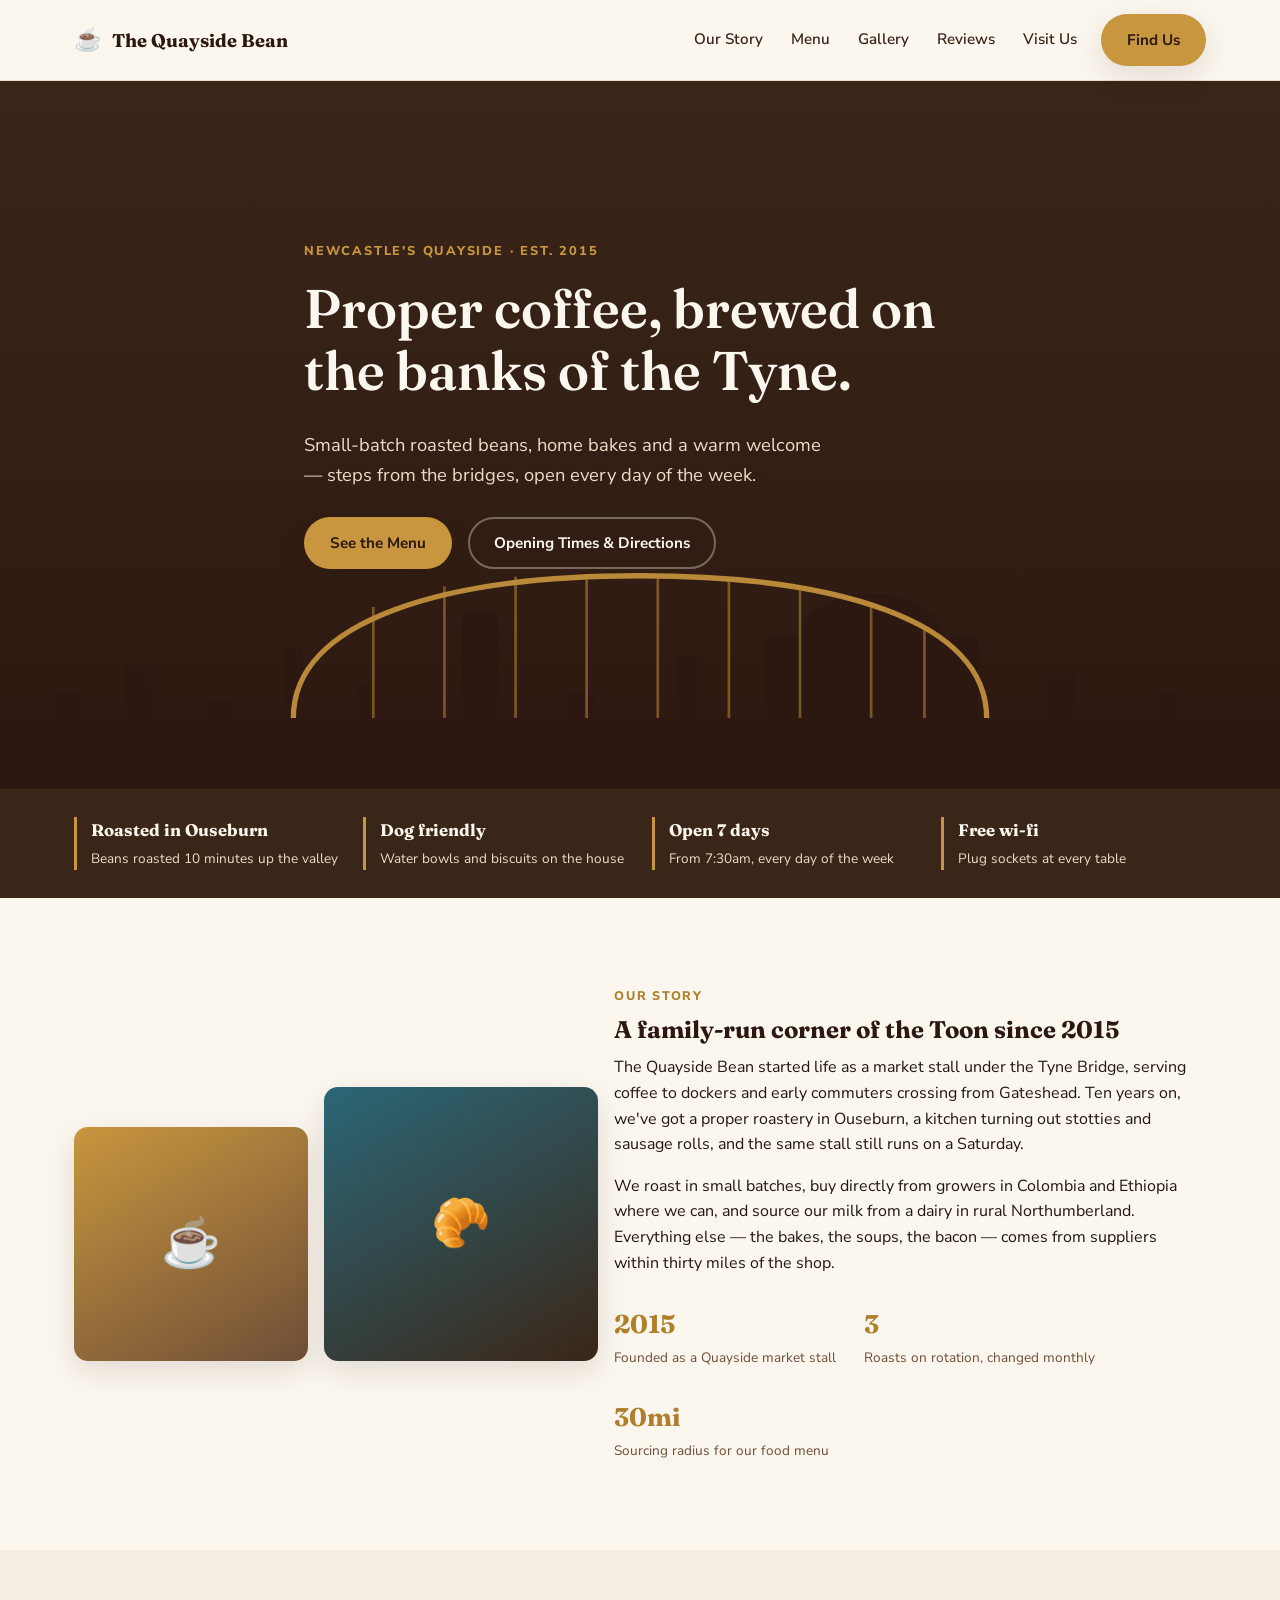
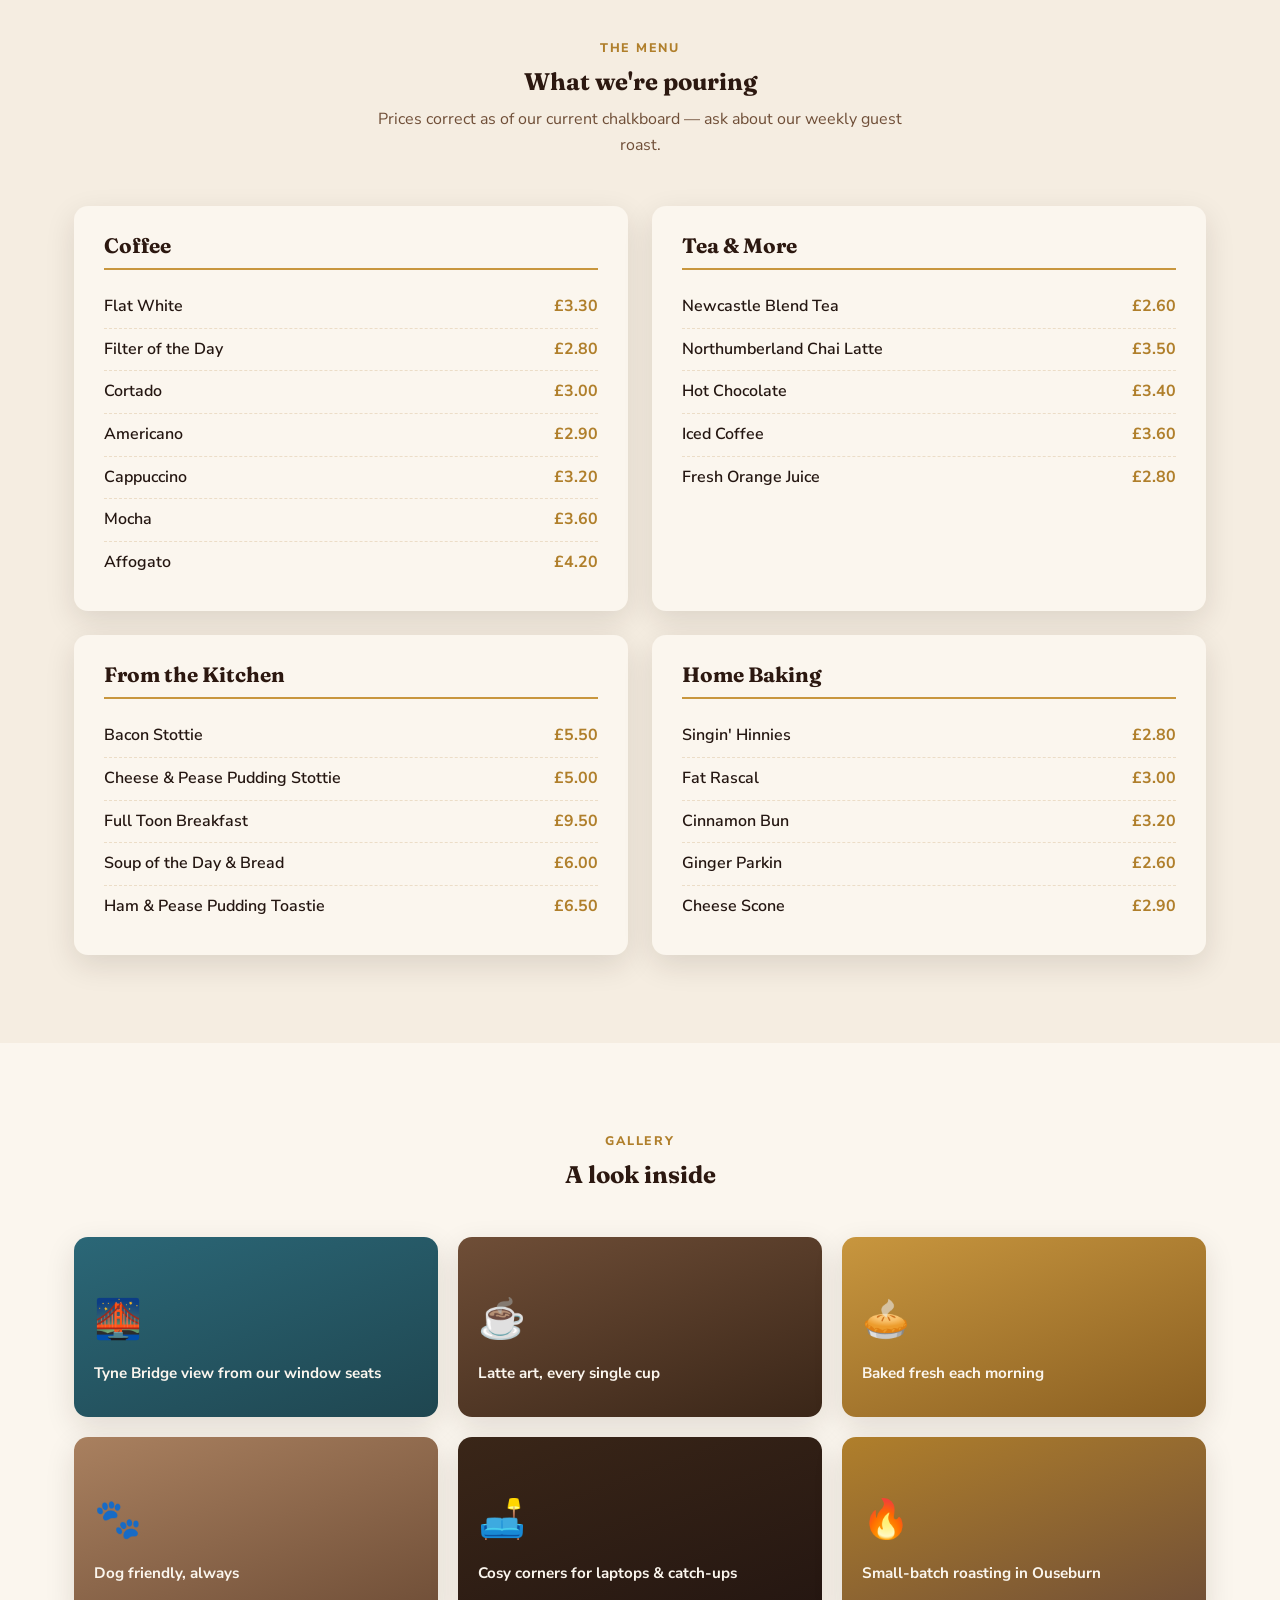
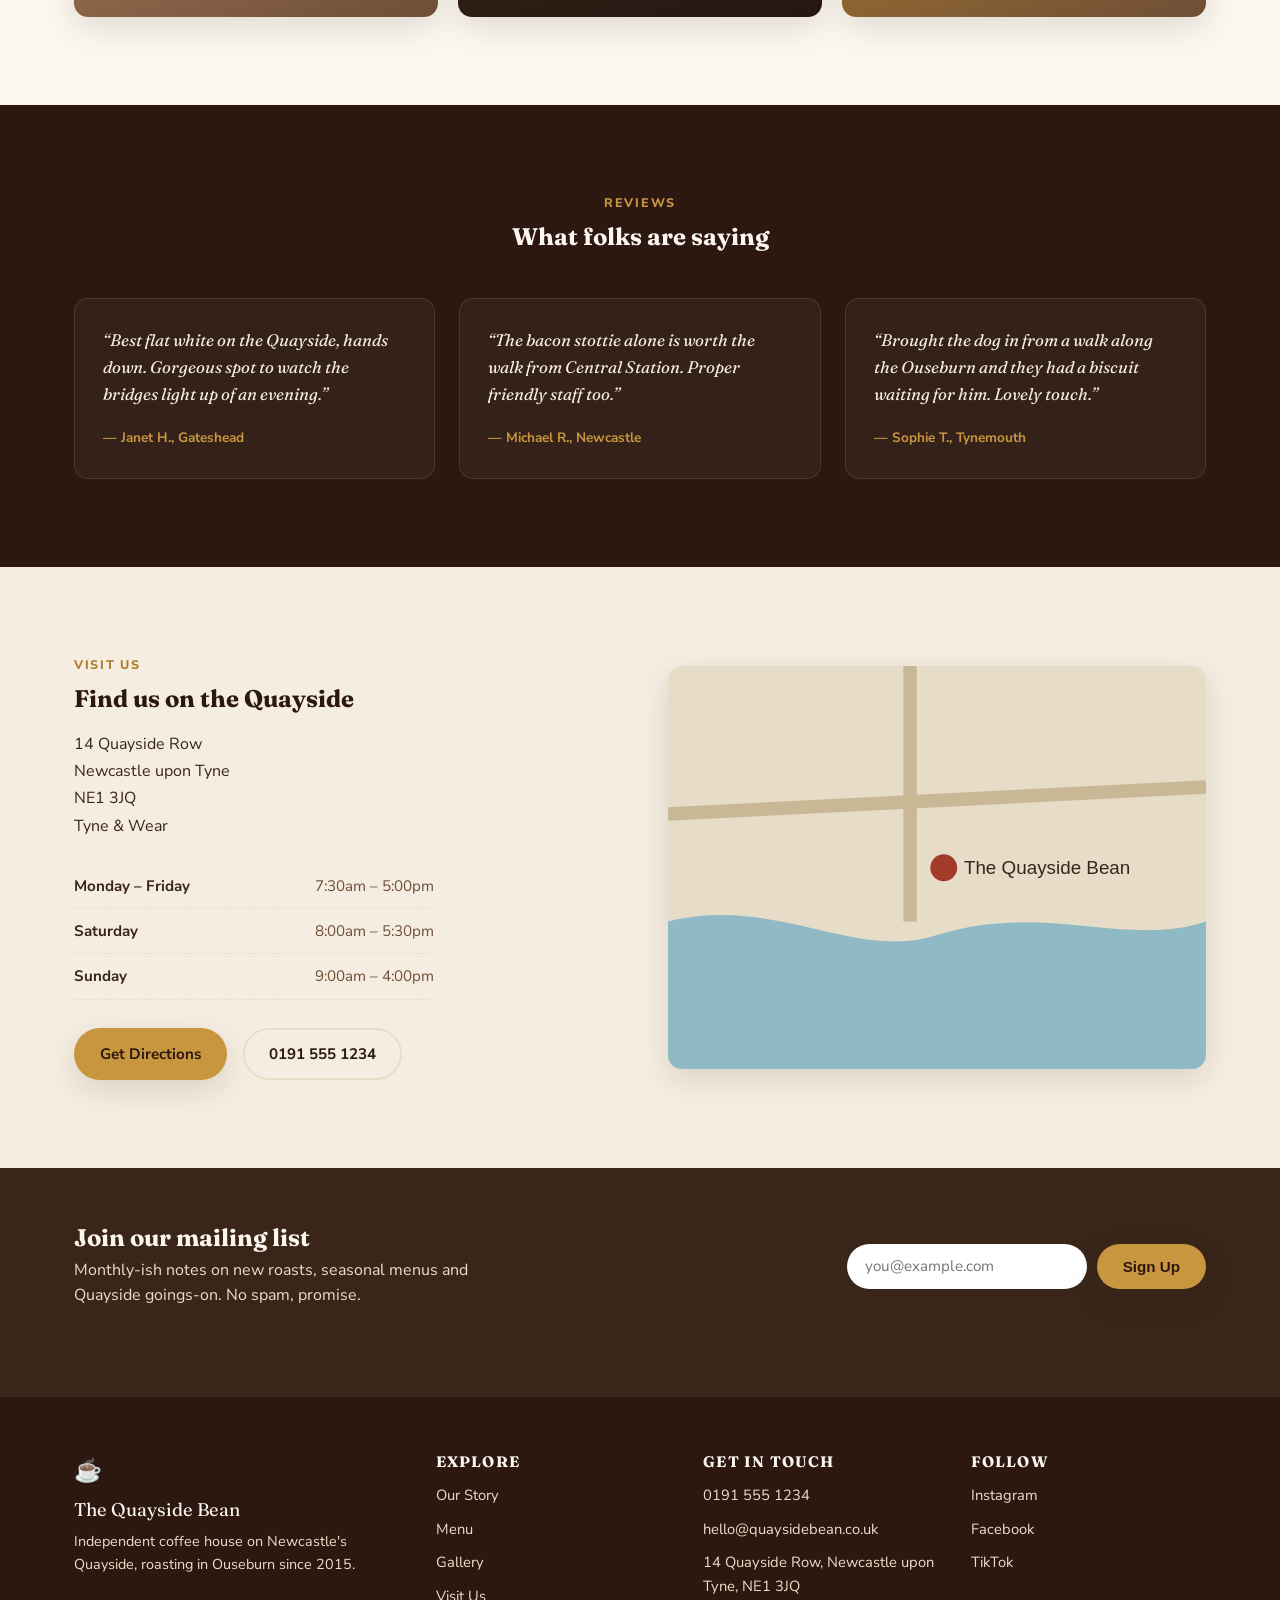
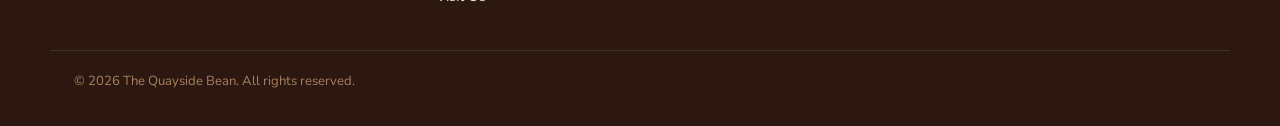
<file: coffee-shop-website/index.html>
<!DOCTYPE html>
<html lang="en-GB">
<head>
<meta charset="UTF-8">
<meta name="viewport" content="width=device-width, initial-scale=1.0">
<title>The Quayside Bean | Independent Coffee House, Newcastle upon Tyne</title>
<meta name="description" content="The Quayside Bean is an independent coffee house on Newcastle's historic Quayside, serving locally roasted coffee, home baking and hearty brunches in the heart of the North East.">
<link rel="preconnect" href="https://fonts.googleapis.com">
<link rel="preconnect" href="https://fonts.gstatic.com" crossorigin>
<link href="https://fonts.googleapis.com/css2?family=Fraunces:ital,wght@0,500;0,600;1,500&family=Nunito+Sans:wght@400;600;700;800&display=swap" rel="stylesheet">
<link rel="stylesheet" href="css/style.css">
<link rel="icon" href="data:image/svg+xml,<svg xmlns=%22http://www.w3.org/2000/svg%22 viewBox=%220 0 100 100%22><text y=%22.9em%22 font-size=%2290%22>☕</text></svg>">
</head>
<body>

<a class="skip-link" href="#main">Skip to content</a>

<header class="site-header" id="site-header">
  <div class="wrap header-inner">
    <a href="#top" class="logo">
      <span class="logo-mark" aria-hidden="true">☕</span>
      <span class="logo-text">The Quayside Bean</span>
    </a>
    <nav class="main-nav" id="main-nav" aria-label="Primary">
      <ul>
        <li><a href="#about">Our Story</a></li>
        <li><a href="#menu">Menu</a></li>
        <li><a href="#gallery">Gallery</a></li>
        <li><a href="#reviews">Reviews</a></li>
        <li><a href="#visit">Visit Us</a></li>
      </ul>
    </nav>
    <a href="#visit" class="btn btn-primary nav-cta">Find Us</a>
    <button class="nav-toggle" id="nav-toggle" aria-expanded="false" aria-controls="main-nav" aria-label="Toggle menu">
      <span></span><span></span><span></span>
    </button>
  </div>
</header>

<main id="main">

  <section class="hero" id="top">
    <div class="hero-skyline" aria-hidden="true">
      <svg viewBox="0 0 1440 260" preserveAspectRatio="none" xmlns="http://www.w3.org/2000/svg">
        <path d="M0,260 L0,180 L60,180 L60,150 L90,150 L90,180 L140,180 L140,120 L170,120 L170,180 L230,180 L230,160 L260,160 L260,180 L320,180 L320,100 L340,100 L340,180 L400,180 L400,140 L430,140 L430,180 L520,180 L520,60 L560,60 L560,180 L640,180 L640,150 L670,150 L670,180 L760,180 L760,110 L790,110 L790,180 L860,180 L860,90 L900,90 C900,60 940,40 980,40 C1020,40 1060,60 1060,90 L1100,90 L1100,180 L1180,180 L1180,130 L1210,130 L1210,180 L1300,180 L1300,150 L1330,150 L1330,180 L1440,180 L1440,260 Z" fill="#2c1810"/>
        <path class="bridge-arch" d="M330,180 C330,70 500,20 720,20 C940,20 1110,70 1110,180" fill="none" stroke="#c8963e" stroke-width="6"/>
        <g class="bridge-cables" stroke="#c8963e" stroke-width="3">
          <line x1="420" y1="180" x2="420" y2="55"/>
          <line x1="500" y1="180" x2="500" y2="32"/>
          <line x1="580" y1="180" x2="580" y2="21"/>
          <line x1="660" y1="180" x2="660" y2="20"/>
          <line x1="740" y1="180" x2="740" y2="20"/>
          <line x1="820" y1="180" x2="820" y2="24"/>
          <line x1="900" y1="180" x2="900" y2="35"/>
          <line x1="980" y1="180" x2="980" y2="55"/>
          <line x1="1040" y1="180" x2="1040" y2="80"/>
        </g>
      </svg>
    </div>
    <div class="wrap hero-inner">
      <p class="eyebrow">Newcastle's Quayside &middot; Est. 2015</p>
      <h1>Proper coffee, brewed on the banks of the Tyne.</h1>
      <p class="hero-lede">Small-batch roasted beans, home bakes and a warm welcome — steps from the bridges, open every day of the week.</p>
      <div class="hero-actions">
        <a href="#menu" class="btn btn-primary">See the Menu</a>
        <a href="#visit" class="btn btn-ghost btn-ghost-dark">Opening Times &amp; Directions</a>
      </div>
    </div>
  </section>

  <section class="strip" aria-label="Highlights">
    <div class="wrap strip-inner">
      <div class="strip-item"><strong>Roasted in Ouseburn</strong><span>Beans roasted 10 minutes up the valley</span></div>
      <div class="strip-item"><strong>Dog friendly</strong><span>Water bowls and biscuits on the house</span></div>
      <div class="strip-item"><strong>Open 7 days</strong><span>From 7:30am, every day of the week</span></div>
      <div class="strip-item"><strong>Free wi-fi</strong><span>Plug sockets at every table</span></div>
    </div>
  </section>

  <section class="section about" id="about">
    <div class="wrap about-inner">
      <div class="about-media" aria-hidden="true">
        <div class="about-photo photo-1"><span>☕</span></div>
        <div class="about-photo photo-2"><span>🥐</span></div>
      </div>
      <div class="about-copy">
        <p class="section-eyebrow">Our Story</p>
        <h2>A family-run corner of the Toon since 2015</h2>
        <p>The Quayside Bean started life as a market stall under the Tyne Bridge, serving coffee to dockers and early commuters crossing from Gateshead. Ten years on, we've got a proper roastery in Ouseburn, a kitchen turning out stotties and sausage rolls, and the same stall still runs on a Saturday.</p>
        <p>We roast in small batches, buy directly from growers in Colombia and Ethiopia where we can, and source our milk from a dairy in rural Northumberland. Everything else — the bakes, the soups, the bacon — comes from suppliers within thirty miles of the shop.</p>
        <ul class="about-facts">
          <li><strong>2015</strong><span>Founded as a Quayside market stall</span></li>
          <li><strong>3</strong><span>Roasts on rotation, changed monthly</span></li>
          <li><strong>30mi</strong><span>Sourcing radius for our food menu</span></li>
        </ul>
      </div>
    </div>
  </section>

  <section class="section menu" id="menu">
    <div class="wrap">
      <p class="section-eyebrow center">The Menu</p>
      <h2 class="center">What we're pouring</h2>
      <p class="section-intro center">Prices correct as of our current chalkboard — ask about our weekly guest roast.</p>

      <div class="menu-grid">
        <div class="menu-card">
          <h3>Coffee</h3>
          <ul>
            <li><span>Flat White</span><em>£3.30</em></li>
            <li><span>Filter of the Day</span><em>£2.80</em></li>
            <li><span>Cortado</span><em>£3.00</em></li>
            <li><span>Americano</span><em>£2.90</em></li>
            <li><span>Cappuccino</span><em>£3.20</em></li>
            <li><span>Mocha</span><em>£3.60</em></li>
            <li><span>Affogato</span><em>£4.20</em></li>
          </ul>
        </div>
        <div class="menu-card">
          <h3>Tea &amp; More</h3>
          <ul>
            <li><span>Newcastle Blend Tea</span><em>£2.60</em></li>
            <li><span>Northumberland Chai Latte</span><em>£3.50</em></li>
            <li><span>Hot Chocolate</span><em>£3.40</em></li>
            <li><span>Iced Coffee</span><em>£3.60</em></li>
            <li><span>Fresh Orange Juice</span><em>£2.80</em></li>
          </ul>
        </div>
        <div class="menu-card">
          <h3>From the Kitchen</h3>
          <ul>
            <li><span>Bacon Stottie</span><em>£5.50</em></li>
            <li><span>Cheese &amp; Pease Pudding Stottie</span><em>£5.00</em></li>
            <li><span>Full Toon Breakfast</span><em>£9.50</em></li>
            <li><span>Soup of the Day &amp; Bread</span><em>£6.00</em></li>
            <li><span>Ham &amp; Pease Pudding Toastie</span><em>£6.50</em></li>
          </ul>
        </div>
        <div class="menu-card">
          <h3>Home Baking</h3>
          <ul>
            <li><span>Singin' Hinnies</span><em>£2.80</em></li>
            <li><span>Fat Rascal</span><em>£3.00</em></li>
            <li><span>Cinnamon Bun</span><em>£3.20</em></li>
            <li><span>Ginger Parkin</span><em>£2.60</em></li>
            <li><span>Cheese Scone</span><em>£2.90</em></li>
          </ul>
        </div>
      </div>
    </div>
  </section>

  <section class="section gallery" id="gallery">
    <div class="wrap">
      <p class="section-eyebrow center">Gallery</p>
      <h2 class="center">A look inside</h2>
      <div class="gallery-grid">
        <div class="gallery-tile tile-a"><span>🌉</span><p>Tyne Bridge view from our window seats</p></div>
        <div class="gallery-tile tile-b"><span>☕</span><p>Latte art, every single cup</p></div>
        <div class="gallery-tile tile-c"><span>🥧</span><p>Baked fresh each morning</p></div>
        <div class="gallery-tile tile-d"><span>🐾</span><p>Dog friendly, always</p></div>
        <div class="gallery-tile tile-e"><span>🛋️</span><p>Cosy corners for laptops &amp; catch-ups</p></div>
        <div class="gallery-tile tile-f"><span>🔥</span><p>Small-batch roasting in Ouseburn</p></div>
      </div>
    </div>
  </section>

  <section class="section reviews" id="reviews">
    <div class="wrap">
      <p class="section-eyebrow center">Reviews</p>
      <h2 class="center">What folks are saying</h2>
      <div class="reviews-grid">
        <blockquote class="review">
          <p>&ldquo;Best flat white on the Quayside, hands down. Gorgeous spot to watch the bridges light up of an evening.&rdquo;</p>
          <cite>— Janet H., Gateshead</cite>
        </blockquote>
        <blockquote class="review">
          <p>&ldquo;The bacon stottie alone is worth the walk from Central Station. Proper friendly staff too.&rdquo;</p>
          <cite>— Michael R., Newcastle</cite>
        </blockquote>
        <blockquote class="review">
          <p>&ldquo;Brought the dog in from a walk along the Ouseburn and they had a biscuit waiting for him. Lovely touch.&rdquo;</p>
          <cite>— Sophie T., Tynemouth</cite>
        </blockquote>
      </div>
    </div>
  </section>

  <section class="section visit" id="visit">
    <div class="wrap visit-inner">
      <div class="visit-details">
        <p class="section-eyebrow">Visit Us</p>
        <h2>Find us on the Quayside</h2>
        <address>
          14 Quayside Row<br>
          Newcastle upon Tyne<br>
          NE1 3JQ<br>
          Tyne &amp; Wear
        </address>
        <table class="hours">
          <tbody>
            <tr><th>Monday – Friday</th><td>7:30am – 5:00pm</td></tr>
            <tr><th>Saturday</th><td>8:00am – 5:30pm</td></tr>
            <tr><th>Sunday</th><td>9:00am – 4:00pm</td></tr>
          </tbody>
        </table>
        <div class="visit-actions">
          <a class="btn btn-primary" href="https://maps.google.com/?q=Quayside,Newcastle+upon+Tyne,NE1+3JQ" target="_blank" rel="noopener">Get Directions</a>
          <a class="btn btn-ghost" href="tel:+441915551234">0191 555 1234</a>
        </div>
      </div>
      <div class="visit-map" aria-hidden="true">
        <svg viewBox="0 0 400 300" xmlns="http://www.w3.org/2000/svg">
          <rect width="400" height="300" fill="#e7dcc8"/>
          <path d="M0,190 C80,170 140,220 200,200 C280,175 340,210 400,190 L400,300 L0,300 Z" fill="#8fb9c4"/>
          <path d="M180,0 L180,190" stroke="#c9b896" stroke-width="10"/>
          <path d="M0,110 L400,90" stroke="#c9b896" stroke-width="10"/>
          <circle cx="205" cy="150" r="10" fill="#a33b2c"/>
          <text x="220" y="155" font-family="sans-serif" font-size="14" fill="#3a2618">The Quayside Bean</text>
        </svg>
      </div>
    </div>
  </section>

  <section class="newsletter">
    <div class="wrap newsletter-inner">
      <div>
        <h2>Join our mailing list</h2>
        <p>Monthly-ish notes on new roasts, seasonal menus and Quayside goings-on. No spam, promise.</p>
      </div>
      <form class="newsletter-form" id="newsletter-form" novalidate>
        <label class="sr-only" for="newsletter-email">Email address</label>
        <input type="email" id="newsletter-email" name="email" placeholder="you@example.com" required>
        <button type="submit" class="btn btn-primary">Sign Up</button>
      </form>
      <p class="newsletter-status" id="newsletter-status" role="status" aria-live="polite"></p>
    </div>
  </section>

</main>

<footer class="site-footer">
  <div class="wrap footer-inner">
    <div class="footer-brand">
      <span class="logo-mark" aria-hidden="true">☕</span>
      <span class="logo-text">The Quayside Bean</span>
      <p>Independent coffee house on Newcastle's Quayside, roasting in Ouseburn since 2015.</p>
    </div>
    <div class="footer-col">
      <h3>Explore</h3>
      <ul>
        <li><a href="#about">Our Story</a></li>
        <li><a href="#menu">Menu</a></li>
        <li><a href="#gallery">Gallery</a></li>
        <li><a href="#visit">Visit Us</a></li>
      </ul>
    </div>
    <div class="footer-col">
      <h3>Get in touch</h3>
      <ul>
        <li><a href="tel:+441915551234">0191 555 1234</a></li>
        <li><a href="mailto:hello@quaysidebean.co.uk">hello@quaysidebean.co.uk</a></li>
        <li>14 Quayside Row, Newcastle upon Tyne, NE1 3JQ</li>
      </ul>
    </div>
    <div class="footer-col">
      <h3>Follow</h3>
      <ul class="social-links">
        <li><a href="#" aria-label="Instagram">Instagram</a></li>
        <li><a href="#" aria-label="Facebook">Facebook</a></li>
        <li><a href="#" aria-label="TikTok">TikTok</a></li>
      </ul>
    </div>
  </div>
  <div class="wrap footer-bottom">
    <p>&copy; <span id="year"></span> The Quayside Bean. All rights reserved.</p>
  </div>
</footer>

<script src="js/script.js"></script>
</body>
</html>
</file>
<file: coffee-shop-website/css/style.css>
/* ---------- Design tokens ---------- */
:root {
  --coffee-900: #2c1810;
  --coffee-800: #3a2618;
  --coffee-600: #6f4e37;
  --coffee-400: #a9805f;
  --cream-100: #fbf6ee;
  --cream-200: #f5ede1;
  --cream-300: #ecddc7;
  --gold-500: #c8963e;
  --gold-600: #b07f2b;
  --tyne-500: #2b6777;
  --ink: #241611;
  --radius: 14px;
  --shadow-soft: 0 10px 30px rgba(44, 24, 16, 0.12);
  --max-width: 1180px;
  color-scheme: light;
}

* { box-sizing: border-box; }
html { scroll-behavior: smooth; }

body {
  margin: 0;
  font-family: 'Nunito Sans', -apple-system, BlinkMacSystemFont, 'Segoe UI', sans-serif;
  color: var(--ink);
  background: var(--cream-100);
  line-height: 1.6;
  -webkit-font-smoothing: antialiased;
}

h1, h2, h3, .logo-text {
  font-family: 'Fraunces', Georgia, serif;
  color: var(--coffee-900);
  margin: 0 0 0.5em;
  line-height: 1.15;
}

p { margin: 0 0 1em; }
ul { list-style: none; margin: 0; padding: 0; }
a { color: inherit; text-decoration: none; }
img { max-width: 100%; display: block; }

.wrap {
  max-width: var(--max-width);
  margin: 0 auto;
  padding-inline: 24px;
}

.sr-only {
  position: absolute;
  width: 1px; height: 1px;
  padding: 0; margin: -1px;
  overflow: hidden;
  clip: rect(0,0,0,0);
  white-space: nowrap; border: 0;
}

.skip-link {
  position: absolute;
  left: -999px;
  top: 0;
  background: var(--gold-500);
  color: var(--coffee-900);
  padding: 10px 16px;
  z-index: 200;
  border-radius: 0 0 8px 0;
}
.skip-link:focus { left: 0; }

/* ---------- Buttons ---------- */
.btn {
  display: inline-flex;
  align-items: center;
  justify-content: center;
  padding: 12px 24px;
  border-radius: 999px;
  font-weight: 700;
  font-size: 0.95rem;
  border: 2px solid transparent;
  cursor: pointer;
  transition: transform 0.15s ease, box-shadow 0.15s ease, background 0.15s ease, color 0.15s ease;
  white-space: nowrap;
}
.btn:hover { transform: translateY(-2px); }
.btn-primary {
  background: var(--gold-500);
  color: var(--coffee-900);
  box-shadow: var(--shadow-soft);
}
.btn-primary:hover { background: var(--gold-600); }
.btn-ghost {
  background: transparent;
  border-color: var(--cream-300);
  color: var(--coffee-900);
}
.btn-ghost:hover { border-color: var(--gold-500); background: var(--cream-200); }
.btn-ghost-dark {
  color: var(--cream-100);
  border-color: rgba(251, 246, 238, 0.35);
}
.btn-ghost-dark:hover { border-color: var(--gold-500); background: rgba(251, 246, 238, 0.08); }

/* ---------- Header ---------- */
.site-header {
  position: sticky;
  top: 0;
  z-index: 100;
  background: rgba(251, 246, 238, 0.92);
  backdrop-filter: blur(8px);
  border-bottom: 1px solid var(--cream-300);
}

.header-inner {
  display: flex;
  align-items: center;
  gap: 24px;
  padding-block: 14px;
}

.logo {
  display: flex;
  align-items: center;
  gap: 10px;
  font-weight: 700;
  font-size: 1.2rem;
  margin-right: auto;
}
.logo-mark { font-size: 1.4rem; }
.logo-text { margin: 0; font-size: 1.15rem; }

.main-nav ul {
  display: flex;
  gap: 28px;
}
.main-nav a {
  font-weight: 600;
  font-size: 0.95rem;
  color: var(--coffee-800);
  position: relative;
  padding-bottom: 4px;
}
.main-nav a::after {
  content: "";
  position: absolute;
  left: 0; right: 0; bottom: 0;
  height: 2px;
  background: var(--gold-500);
  transform: scaleX(0);
  transform-origin: left;
  transition: transform 0.2s ease;
}
.main-nav a:hover::after { transform: scaleX(1); }

.nav-toggle {
  display: none;
  flex-direction: column;
  gap: 5px;
  background: none;
  border: none;
  cursor: pointer;
  padding: 6px;
}
.nav-toggle span {
  width: 24px;
  height: 2px;
  background: var(--coffee-900);
  border-radius: 2px;
}

/* ---------- Hero ---------- */
.hero {
  position: relative;
  background: linear-gradient(180deg, #3a2618 0%, #2c1810 100%);
  color: var(--cream-100);
  overflow: hidden;
  padding-top: 90px;
}
.hero-skyline {
  position: absolute;
  inset: auto 0 0 0;
  line-height: 0;
  opacity: 0.9;
}
.hero-skyline svg { width: 100%; height: auto; display: block; }
.bridge-cables { opacity: 0.55; }

.hero-inner {
  position: relative;
  z-index: 2;
  padding-top: 70px;
  padding-bottom: 220px;
  max-width: 720px;
}

.eyebrow {
  text-transform: uppercase;
  letter-spacing: 0.14em;
  font-weight: 800;
  font-size: 0.8rem;
  color: var(--gold-500);
  margin-bottom: 16px;
}

.hero h1 {
  color: var(--cream-100);
  font-size: clamp(2.2rem, 5vw, 3.4rem);
  font-weight: 600;
}

.hero-lede {
  font-size: 1.15rem;
  color: var(--cream-300);
  max-width: 520px;
}

.hero-actions {
  display: flex;
  gap: 16px;
  flex-wrap: wrap;
  margin-top: 28px;
}

/* ---------- Highlights strip ---------- */
.strip {
  background: var(--coffee-800);
  color: var(--cream-100);
}
.strip-inner {
  display: grid;
  grid-template-columns: repeat(4, 1fr);
  gap: 24px;
  padding-block: 28px;
}
.strip-item {
  display: flex;
  flex-direction: column;
  gap: 4px;
  border-left: 3px solid var(--gold-500);
  padding-left: 14px;
}
.strip-item strong { font-family: 'Fraunces', serif; font-size: 1.05rem; }
.strip-item span { font-size: 0.85rem; color: var(--cream-300); }

/* ---------- Sections (generic) ---------- */
.section { padding-block: 88px; }
.section-eyebrow {
  text-transform: uppercase;
  letter-spacing: 0.14em;
  font-weight: 800;
  font-size: 0.78rem;
  color: var(--gold-600);
  margin-bottom: 10px;
}
.section-intro { max-width: 560px; margin-inline: auto 0; color: var(--coffee-600); }
.center { text-align: center; margin-inline: auto; }
.section-intro.center { margin-inline: auto; }

/* ---------- About ---------- */
.about { background: var(--cream-100); }
.about-inner {
  display: grid;
  grid-template-columns: 0.9fr 1.1fr;
  gap: 56px;
  align-items: center;
}
.about-media {
  position: relative;
  display: grid;
  grid-template-columns: 1fr 1fr;
  gap: 16px;
}
.about-photo {
  border-radius: var(--radius);
  aspect-ratio: 1;
  display: flex;
  align-items: center;
  justify-content: center;
  font-size: 3rem;
  box-shadow: var(--shadow-soft);
}
.photo-1 { background: linear-gradient(150deg, #c8963e, #6f4e37); margin-top: 40px; }
.photo-2 { background: linear-gradient(150deg, #2b6777, #3a2618); }

.about-facts {
  display: flex;
  gap: 28px;
  margin-top: 28px;
  flex-wrap: wrap;
}
.about-facts li {
  display: flex;
  flex-direction: column;
  gap: 2px;
}
.about-facts strong {
  font-family: 'Fraunces', serif;
  font-size: 1.6rem;
  color: var(--gold-600);
}
.about-facts span { font-size: 0.85rem; color: var(--coffee-600); }

/* ---------- Menu ---------- */
.menu { background: var(--cream-200); }
.menu-grid {
  display: grid;
  grid-template-columns: repeat(2, 1fr);
  gap: 24px;
  margin-top: 48px;
}
.menu-card {
  background: var(--cream-100);
  border-radius: var(--radius);
  padding: 28px 30px;
  box-shadow: var(--shadow-soft);
}
.menu-card h3 {
  font-size: 1.3rem;
  border-bottom: 2px solid var(--gold-500);
  padding-bottom: 10px;
  margin-bottom: 16px;
}
.menu-card li {
  display: flex;
  justify-content: space-between;
  align-items: baseline;
  gap: 12px;
  padding: 8px 0;
  border-bottom: 1px dashed var(--cream-300);
}
.menu-card li:last-child { border-bottom: none; }
.menu-card span { font-weight: 600; }
.menu-card em {
  font-style: normal;
  color: var(--gold-600);
  font-weight: 700;
  white-space: nowrap;
}

/* ---------- Gallery ---------- */
.gallery { background: var(--cream-100); }
.gallery-grid {
  display: grid;
  grid-template-columns: repeat(3, 1fr);
  gap: 20px;
  margin-top: 48px;
}
.gallery-tile {
  border-radius: var(--radius);
  padding: 32px 20px;
  min-height: 180px;
  display: flex;
  flex-direction: column;
  justify-content: flex-end;
  gap: 10px;
  color: var(--cream-100);
  box-shadow: var(--shadow-soft);
}
.gallery-tile span { font-size: 2.4rem; }
.gallery-tile p { margin: 0; font-weight: 700; font-size: 0.95rem; }
.tile-a { background: linear-gradient(160deg, #2b6777, #1f4650); }
.tile-b { background: linear-gradient(160deg, #6f4e37, #3a2618); }
.tile-c { background: linear-gradient(160deg, #c8963e, #8a5f22); }
.tile-d { background: linear-gradient(160deg, #a9805f, #6f4e37); }
.tile-e { background: linear-gradient(160deg, #3a2618, #241611); }
.tile-f { background: linear-gradient(160deg, #b07f2b, #6f4e37); }

/* ---------- Reviews ---------- */
.reviews { background: var(--coffee-900); color: var(--cream-100); }
.reviews .section-eyebrow { color: var(--gold-500); }
.reviews h2 { color: var(--cream-100); }
.reviews-grid {
  display: grid;
  grid-template-columns: repeat(3, 1fr);
  gap: 24px;
  margin-top: 48px;
}
.review {
  margin: 0;
  background: rgba(255,255,255,0.04);
  border: 1px solid rgba(255,255,255,0.1);
  border-radius: var(--radius);
  padding: 28px;
}
.review p {
  font-family: 'Fraunces', serif;
  font-style: italic;
  font-size: 1.05rem;
  color: var(--cream-200);
}
.review cite {
  font-style: normal;
  font-size: 0.85rem;
  color: var(--gold-500);
  font-weight: 700;
}

/* ---------- Visit ---------- */
.visit { background: var(--cream-200); }
.visit-inner {
  display: grid;
  grid-template-columns: 1fr 1fr;
  gap: 56px;
  align-items: center;
}
address { font-style: normal; margin: 18px 0 24px; color: var(--coffee-800); line-height: 1.7; }
.hours { border-collapse: collapse; width: 100%; max-width: 360px; margin-bottom: 28px; }
.hours th, .hours td {
  text-align: left;
  padding: 10px 0;
  border-bottom: 1px dashed var(--cream-300);
  font-size: 0.95rem;
}
.hours th { color: var(--coffee-800); font-weight: 700; }
.hours td { color: var(--coffee-600); text-align: right; }
.visit-actions { display: flex; gap: 16px; flex-wrap: wrap; }
.visit-map {
  border-radius: var(--radius);
  overflow: hidden;
  box-shadow: var(--shadow-soft);
}
.visit-map svg { width: 100%; height: auto; display: block; }

/* ---------- Newsletter ---------- */
.newsletter { background: var(--coffee-800); color: var(--cream-100); }
.newsletter-inner {
  display: flex;
  align-items: center;
  justify-content: space-between;
  gap: 32px;
  flex-wrap: wrap;
  padding-block: 56px;
}
.newsletter h2 { color: var(--cream-100); margin-bottom: 6px; }
.newsletter p { color: var(--cream-300); margin: 0; max-width: 420px; }
.newsletter-form {
  display: flex;
  gap: 10px;
  flex-wrap: wrap;
}
.newsletter-form input {
  padding: 12px 18px;
  border-radius: 999px;
  border: none;
  min-width: 240px;
  font-size: 0.95rem;
  font-family: inherit;
}
.newsletter-status {
  width: 100%;
  margin: 12px 0 0;
  font-size: 0.9rem;
  color: var(--gold-500);
  font-weight: 700;
}

/* ---------- Footer ---------- */
.site-footer { background: var(--coffee-900); color: var(--cream-300); }
.footer-inner {
  display: grid;
  grid-template-columns: 1.4fr 1fr 1fr 1fr;
  gap: 32px;
  padding-block: 56px 32px;
}
.footer-brand { display: flex; flex-direction: column; gap: 10px; }
.footer-brand .logo-text { color: var(--cream-100); }
.footer-brand p { color: var(--cream-300); font-size: 0.9rem; }
.footer-col h3 {
  color: var(--cream-100);
  font-size: 0.95rem;
  text-transform: uppercase;
  letter-spacing: 0.08em;
  margin-bottom: 14px;
}
.footer-col li { margin-bottom: 10px; font-size: 0.92rem; }
.footer-col a:hover { color: var(--gold-500); }
.footer-bottom {
  border-top: 1px solid rgba(255,255,255,0.1);
  padding-block: 20px;
  font-size: 0.82rem;
  color: var(--coffee-400);
}

/* ---------- Responsive ---------- */
@media (max-width: 900px) {
  .main-nav, .nav-cta { display: none; }
  .nav-toggle { display: flex; }
  .main-nav.open {
    display: block;
    position: absolute;
    top: 100%;
    left: 0; right: 0;
    background: var(--cream-100);
    border-bottom: 1px solid var(--cream-300);
    padding: 12px 24px 24px;
  }
  .main-nav.open ul { flex-direction: column; gap: 4px; }
  .main-nav.open a { display: block; padding: 10px 0; }

  .strip-inner { grid-template-columns: repeat(2, 1fr); }
  .about-inner, .visit-inner { grid-template-columns: 1fr; }
  .about-media { order: -1; }
  .menu-grid { grid-template-columns: 1fr; }
  .gallery-grid { grid-template-columns: repeat(2, 1fr); }
  .reviews-grid { grid-template-columns: 1fr; }
  .footer-inner { grid-template-columns: 1fr 1fr; }
}

@media (max-width: 560px) {
  .section { padding-block: 60px; }
  .hero-inner { padding-bottom: 160px; }
  .strip-inner { grid-template-columns: 1fr; }
  .gallery-grid { grid-template-columns: 1fr; }
  .footer-inner { grid-template-columns: 1fr; }
  .newsletter-inner { padding-block: 40px; }
  .newsletter-form input { min-width: 0; flex: 1; }
}
</file>
